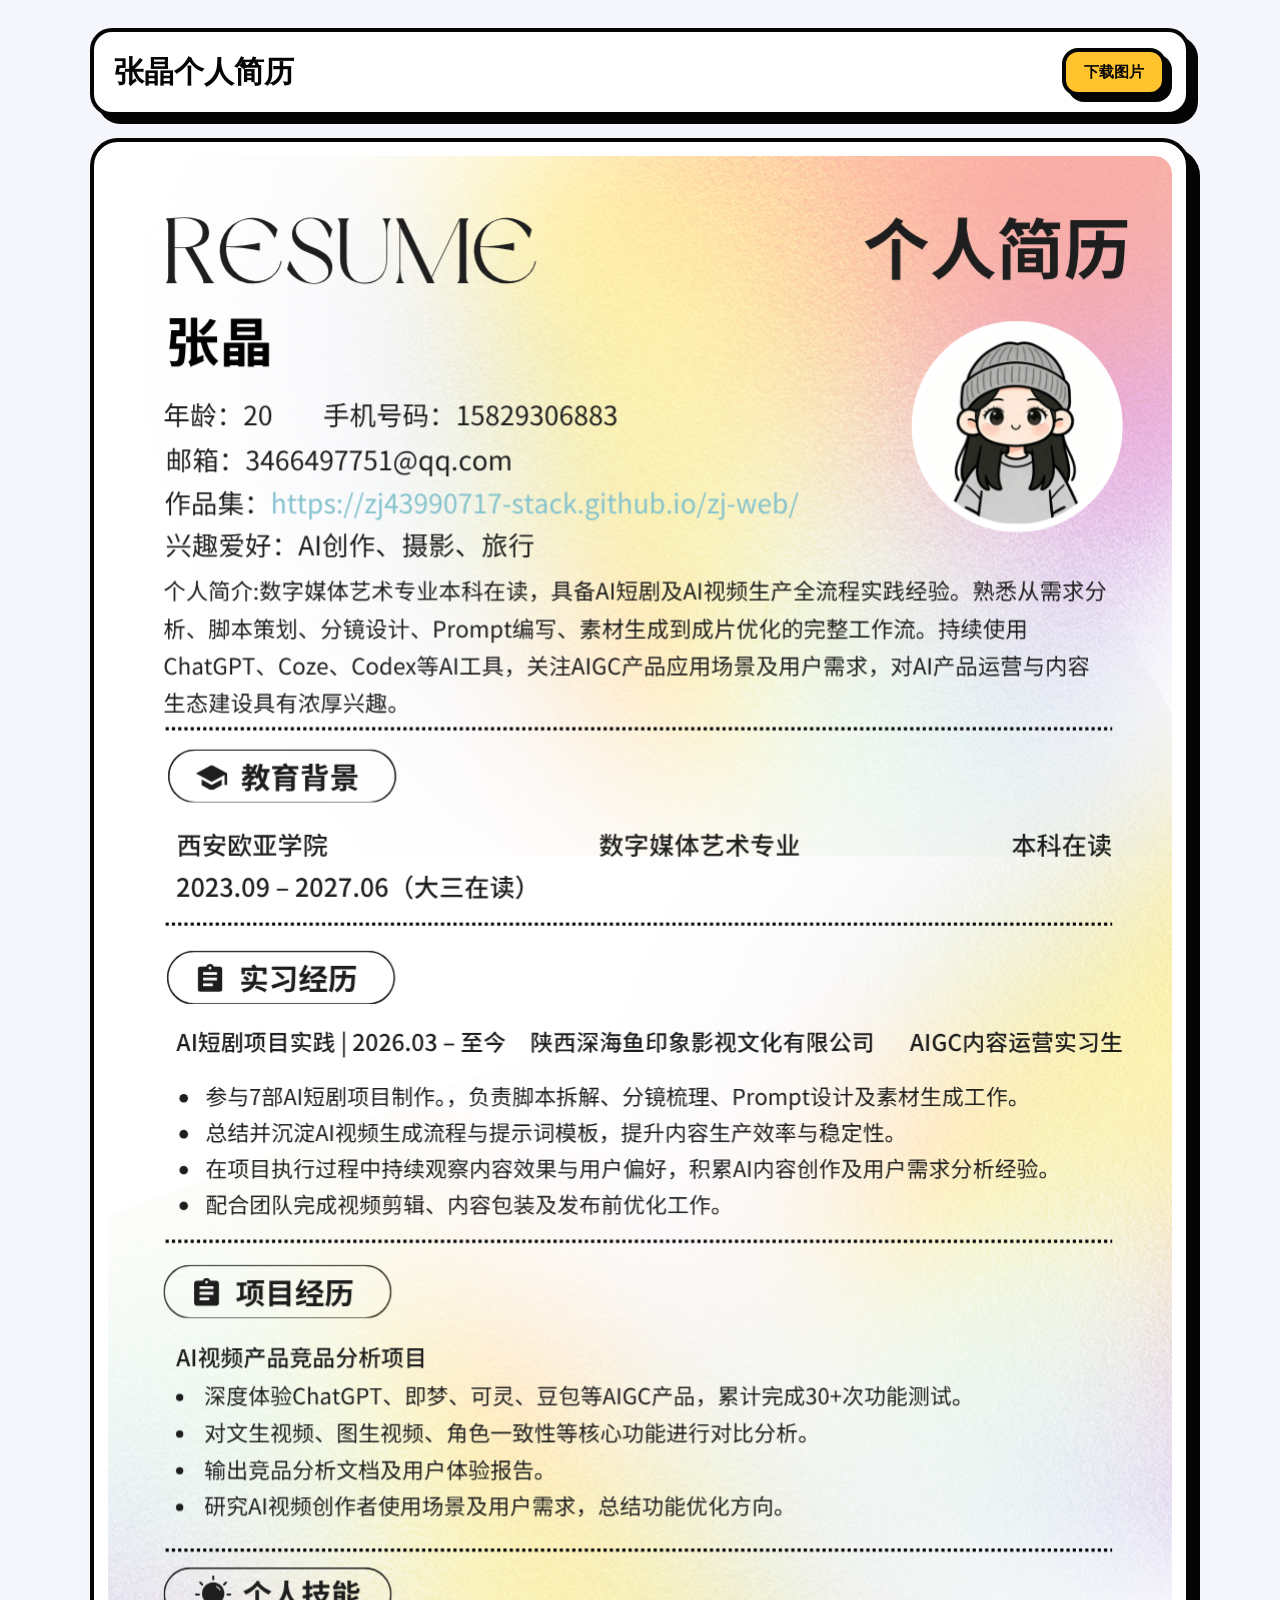
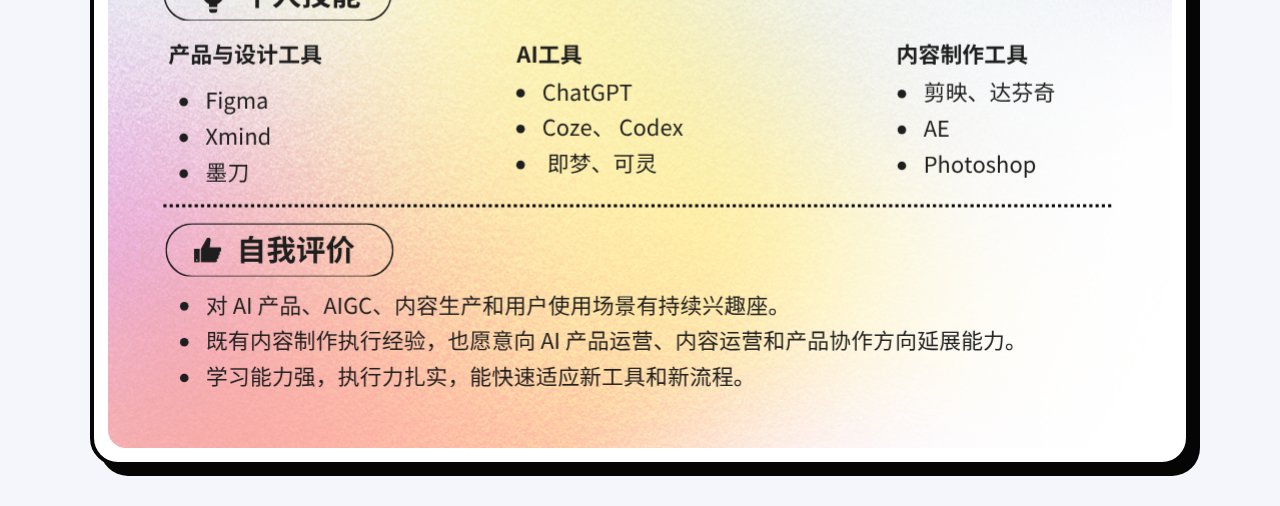
<file: resume-view.html>
<!doctype html>
<html lang="zh-CN">
  <head>
    <meta charset="utf-8">
    <meta name="viewport" content="width=device-width, initial-scale=1">
    <title>张晶｜个人简历</title>
    <style>
      :root {
        --bg: #f5f6fb;
        --black: #050505;
        --yellow: #ffc42d;
      }

      * {
        box-sizing: border-box;
      }

      body {
        margin: 0;
        background: var(--bg);
        color: var(--black);
        font-family: Arial, "PingFang SC", "Microsoft YaHei", sans-serif;
      }

      .resume-page {
        min-height: 100vh;
        padding: 28px 18px 40px;
      }

      .resume-bar {
        display: flex;
        align-items: center;
        justify-content: space-between;
        gap: 16px;
        width: min(100%, 1100px);
        margin: 0 auto 22px;
        padding: 16px 20px;
        border: 4px solid var(--black);
        border-radius: 22px;
        background: #fff;
        box-shadow: 8px 8px 0 var(--black);
      }

      .resume-bar h1 {
        margin: 0;
        font-size: clamp(20px, 3vw, 30px);
      }

      .resume-link {
        display: inline-flex;
        min-height: 48px;
        align-items: center;
        justify-content: center;
        padding: 0 18px;
        border: 4px solid var(--black);
        border-radius: 16px;
        background: var(--yellow);
        color: var(--black);
        font-size: 15px;
        font-weight: 900;
        text-decoration: none;
        box-shadow: 6px 6px 0 var(--black);
      }

      .resume-frame {
        width: min(100%, 1100px);
        margin: 0 auto;
        padding: 14px;
        border: 4px solid var(--black);
        border-radius: 28px;
        background: #fff;
        box-shadow: 10px 10px 0 var(--black);
      }

      .resume-frame img {
        display: block;
        width: 100%;
        height: auto;
        border-radius: 18px;
      }

      @media (max-width: 700px) {
        .resume-bar {
          flex-direction: column;
          align-items: stretch;
        }

        .resume-link {
          width: 100%;
        }
      }
    </style>
  </head>
  <body>
    <main class="resume-page">
      <div class="resume-bar">
        <h1>张晶个人简历</h1>
        <a class="resume-link" href="assets/简历2026.6.22.png" download="简历2026.6.22.png">下载图片</a>
      </div>
      <div class="resume-frame">
        <img src="assets/简历2026.6.22.png" alt="张晶个人简历">
      </div>
    </main>
  </body>
</html>
</file>
